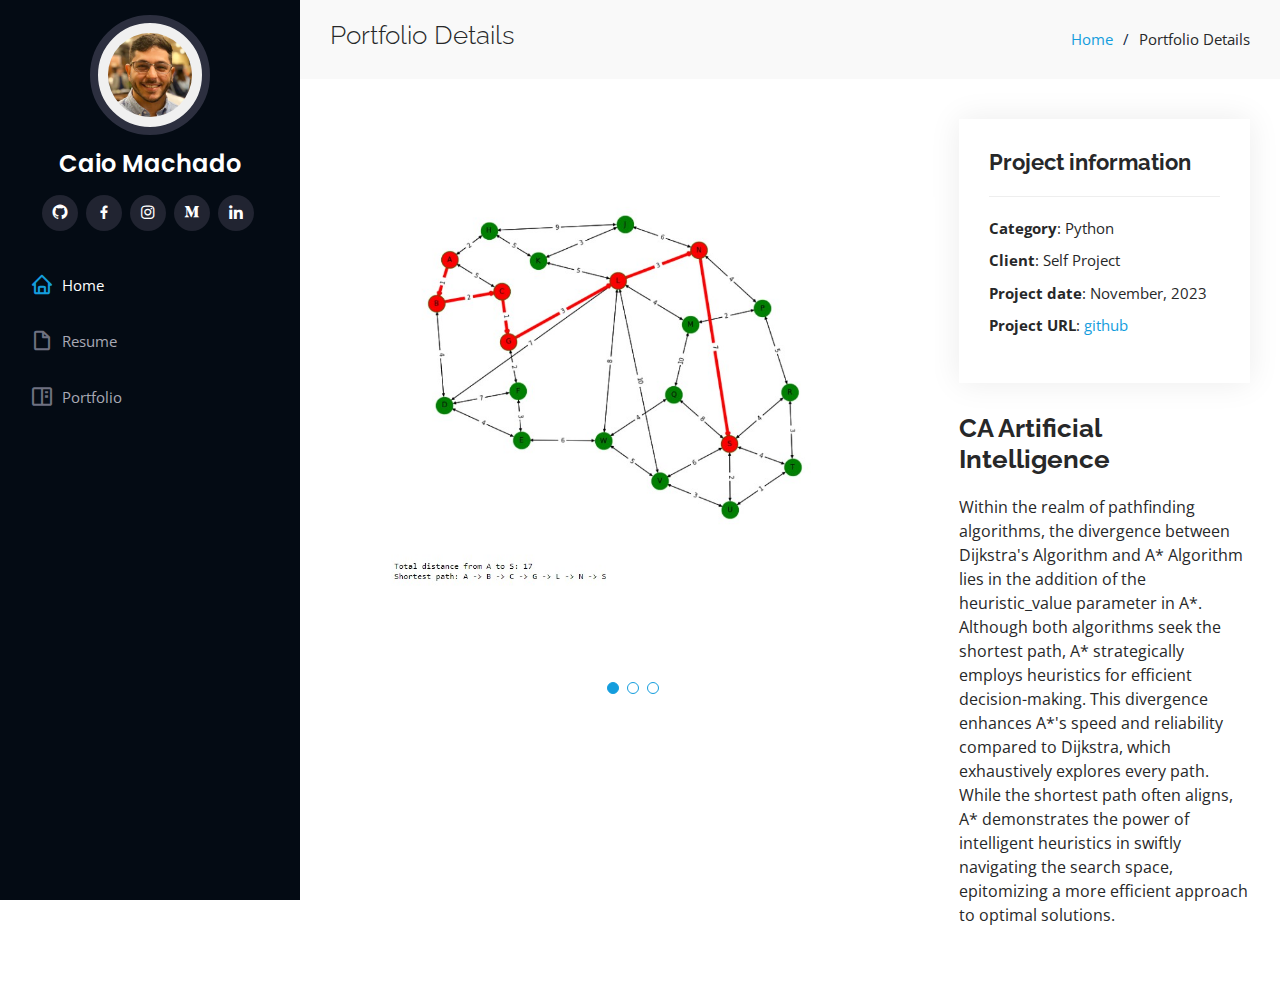
<file: income-prediction.html>
<!DOCTYPE html>
<html lang="en">

<head>
  <meta charset="utf-8">
  <meta content="width=device-width, initial-scale=1.0" name="viewport">

  <title>Portfolio Details - iPortfolio Bootstrap Template</title>
  <meta content="" name="description">
  <meta content="" name="keywords">

  <!-- Favicons -->
  <link href="assets/img/favicon.png" rel="icon">
  <link href="assets/img/apple-touch-icon.png" rel="apple-touch-icon">

  <!-- Google Fonts -->
  <link href="https://fonts.googleapis.com/css?family=Open+Sans:300,300i,400,400i,600,600i,700,700i|Raleway:300,300i,400,400i,500,500i,600,600i,700,700i|Poppins:300,300i,400,400i,500,500i,600,600i,700,700i" rel="stylesheet">

  <!-- Vendor CSS Files -->
  <link href="assets/vendor/aos/aos.css" rel="stylesheet">
  <link href="assets/vendor/bootstrap/css/bootstrap.min.css" rel="stylesheet">
  <link href="assets/vendor/bootstrap-icons/bootstrap-icons.css" rel="stylesheet">
  <link href="assets/vendor/boxicons/css/boxicons.min.css" rel="stylesheet">
  <link href="assets/vendor/glightbox/css/glightbox.min.css" rel="stylesheet">
  <link href="assets/vendor/swiper/swiper-bundle.min.css" rel="stylesheet">

  <!-- Template Main CSS File -->
  <link href="assets/css/style.css" rel="stylesheet">

  <!-- =======================================================
  * Template Name: iPortfolio
  * Updated: Nov 17 2023 with Bootstrap v5.3.2
  * Template URL: https://bootstrapmade.com/iportfolio-bootstrap-portfolio-websites-template/
  * Author: BootstrapMade.com
  * License: https://bootstrapmade.com/license/
  ======================================================== -->
</head>

<body>

  <!-- ======= Mobile nav toggle button ======= -->
  <i class="bi bi-list mobile-nav-toggle d-xl-none"></i>

  <!-- ======= Header ======= -->
  <header id="header">
    <div class="d-flex flex-column">

      <div class="profile">
        <img src="assets/img/profile.jfif" alt="" class="img-fluid rounded-circle">
        <h1 class="text-light"><a href="index.html">Caio Machado</a></h1>
        <div class="social-links mt-3 text-center">
          <a href="https://github.com/caio-moliveira" class="github" target="_blank"><i class="bx bxl-github"></i></a>
          <a href="https://www.facebook.com/caiio.machadodeoliveira" class="facebook" target="_blank"><i class="bx bxl-facebook"></i></a>
          <a href="https://www.instagram.com/caiomachado7/" class="instagram" target="_blank"><i class="bx bxl-instagram"></i></a>
          <a href="https://medium.com/@moliveiracaio" class="medium" target="_blank"><i class="bx bxl-medium"></i></a>
          <a href="https://www.linkedin.com/in/caiomoliveira/" class="linkedin" target="_blank"><i class="bx bxl-linkedin"></i></a>
        </div>
      </div>

      <nav id="navbar" class="nav-menu navbar">
        <ul>
          <li><a href="index.html#hero" class="nav-link scrollto active"><i class="bx bx-home"></i> <span>Home</span></a></li>
          <li><a href="index.html#resume" class="nav-link scrollto"><i class="bx bx-file-blank"></i> <span>Resume</span></a></li>
          <li><a href="index.html#portfolio" class="nav-link scrollto"><i class="bx bx-book-content"></i> <span>Portfolio</span></a></li>
        </ul>
      </nav><!-- .nav-menu -->
    </div>
  </header><!-- End Header -->

  <main id="main">

    <!-- ======= Breadcrumbs ======= -->
    <section id="breadcrumbs" class="breadcrumbs">
      <div class="container">

        <div class="d-flex justify-content-between align-items-center">
          <h2>Portfolio Details</h2>
          <ol>
            <li><a href="index.html">Home</a></li>
            <li>Portfolio Details</li>
          </ol>
        </div>

      </div>
    </section><!-- End Breadcrumbs -->

    <!-- ======= Portfolio Details Section ======= -->
    <section id="portfolio-details" class="portfolio-details">
      <div class="container">

        <div class="row gy-4">

          <div class="col-lg-8">
            <div class="portfolio-details-slider swiper">
              <div class="swiper-wrapper align-items-center">

                <div class="swiper-slide">
                  <img src="assets/img/portfolio/portfolio-details-py-1.jpg" alt="">
                </div>

                <div class="swiper-slide">
                  <img src="assets/img/portfolio/portfolio-details-py-2.jpg" alt="">
                </div>

                <div class="swiper-slide">
                  <img src="assets/img/portfolio/portfolio-details-py-3.jpg" alt="">
                </div>

              </div>
              <div class="swiper-pagination"></div>
            </div>
          </div>

          <div class="col-lg-4">
            <div class="portfolio-info">
              <h3>Project information</h3>
              <ul>
                <li><strong>Category</strong>: Python</li>
                <li><strong>Client</strong>: Self Project</li>
                <li><strong>Project date</strong>: November, 2023</li>
                <li><strong>Project URL</strong>: <a href="https://github.com/caio-moliveira/CA1-AI" target="_blank">github</a></li>
              </ul>
            </div>
            <div class="portfolio-description">
              <h2>CA Artificial Intelligence</h2>
              <p>
                Within the realm of pathfinding algorithms, the divergence between Dijkstra's Algorithm and A* Algorithm lies in the addition of the heuristic_value parameter in A*. Although both algorithms seek the shortest path, A* strategically employs heuristics for efficient decision-making. This divergence enhances A*'s speed and reliability compared to Dijkstra, which exhaustively explores every path. While the shortest path often aligns, A* demonstrates the power of intelligent heuristics in swiftly navigating the search space, epitomizing a more efficient approach to optimal solutions.
              </p>
            </div>
          </div>

        </div>

      </div>
    </section><!-- End Portfolio Details Section -->

  </main><!-- End #main -->



  <a href="#" class="back-to-top d-flex align-items-center justify-content-center"><i class="bi bi-arrow-up-short"></i></a>

  <!-- Vendor JS Files -->
  <script src="assets/vendor/purecounter/purecounter_vanilla.js"></script>
  <script src="assets/vendor/aos/aos.js"></script>
  <script src="assets/vendor/bootstrap/js/bootstrap.bundle.min.js"></script>
  <script src="assets/vendor/glightbox/js/glightbox.min.js"></script>
  <script src="assets/vendor/isotope-layout/isotope.pkgd.min.js"></script>
  <script src="assets/vendor/swiper/swiper-bundle.min.js"></script>
  <script src="assets/vendor/typed.js/typed.umd.js"></script>
  <script src="assets/vendor/waypoints/noframework.waypoints.js"></script>
  <script src="assets/vendor/php-email-form/validate.js"></script>

  <!-- Template Main JS File -->
  <script src="assets/js/main.js"></script>

</body>

</html>
</file>
<file: assets/css/style.css>
/**
* Template Name: iPortfolio
* Updated: Nov 17 2023 with Bootstrap v5.3.2
* Template URL: https://bootstrapmade.com/iportfolio-bootstrap-portfolio-websites-template/
* Author: BootstrapMade.com
* License: https://bootstrapmade.com/license/
*/

/*--------------------------------------------------------------
# General
--------------------------------------------------------------*/
body {
  font-family: "Open Sans", sans-serif;
  color: #272829;
}

a {
  color: #149ddd;
  text-decoration: none;
}

a:hover {
  color: #37b3ed;
  text-decoration: none;
}

h1,
h2,
h3,
h4,
h5,
h6 {
  font-family: "Raleway", sans-serif;
}

/*--------------------------------------------------------------
# Back to top button
--------------------------------------------------------------*/
.back-to-top {
  position: fixed;
  visibility: hidden;
  opacity: 0;
  right: 15px;
  bottom: 15px;
  z-index: 996;
  background: #149ddd;
  width: 40px;
  height: 40px;
  border-radius: 50px;
  transition: all 0.4s;
}

.back-to-top i {
  font-size: 28px;
  color: #fff;
  line-height: 0;
}

.back-to-top:hover {
  background: #2eafec;
  color: #fff;
}

.back-to-top.active {
  visibility: visible;
  opacity: 1;
}

/*--------------------------------------------------------------
# Header
--------------------------------------------------------------*/
#header {
  position: fixed;
  top: 0;
  left: 0;
  bottom: 0;
  width: 300px;
  transition: all ease-in-out 0.5s;
  z-index: 9997;
  transition: all 0.5s;
  padding: 0 15px;
  background: #040b14;
  overflow-y: auto;
}

#header .profile img {
  margin: 15px auto;
  display: block;
  width: 120px;
  border: 8px solid #2c2f3f;
}

#header .profile h1 {
  font-size: 24px;
  margin: 0;
  padding: 0;
  font-weight: 600;
  -moz-text-align-last: center;
  text-align-last: center;
  font-family: "Poppins", sans-serif;
}

#header .profile h1 a,
#header .profile h1 a:hover {
  color: #fff;
  text-decoration: none;
}

#header .profile .social-links a {
  font-size: 18px;
  display: inline-block;
  background: #212431;
  color: #fff;
  line-height: 1;
  padding: 8px 0;
  margin-right: 4px;
  border-radius: 50%;
  text-align: center;
  width: 36px;
  height: 36px;
  transition: 0.3s;
}

#header .profile .social-links a:hover {
  background: #149ddd;
  color: #fff;
  text-decoration: none;
}

#main {
  margin-left: 300px;
}

.container,
.container-fluid {
  padding-left: 30px;
  padding-right: 30px;
}

@media (max-width: 1199px) {
  #header {
    left: -300px;
  }

  #main {
    margin-left: 0;
  }

  .container,
  .container-fluid {
    padding-left: 12px;
    padding-right: 12px;
  }
}

/*--------------------------------------------------------------
# Navigation Menu
--------------------------------------------------------------*/
/* Desktop Navigation */
.nav-menu {
  padding: 30px 0 0 0;
}

.nav-menu * {
  margin: 0;
  padding: 0;
  list-style: none;
}

.nav-menu>ul>li {
  position: relative;
  white-space: nowrap;
}

.nav-menu a,
.nav-menu a:focus {
  display: flex;
  align-items: center;
  color: #a8a9b4;
  padding: 12px 15px;
  margin-bottom: 8px;
  transition: 0.3s;
  font-size: 15px;
}

.nav-menu a i,
.nav-menu a:focus i {
  font-size: 24px;
  padding-right: 8px;
  color: #6f7180;
}

.nav-menu a:hover,
.nav-menu .active,
.nav-menu .active:focus,
.nav-menu li:hover>a {
  text-decoration: none;
  color: #fff;
}

.nav-menu a:hover i,
.nav-menu .active i,
.nav-menu .active:focus i,
.nav-menu li:hover>a i {
  color: #149ddd;
}

/* Mobile Navigation */
.mobile-nav-toggle {
  position: fixed;
  right: 15px;
  top: 15px;
  z-index: 9998;
  border: 0;
  font-size: 24px;
  transition: all 0.4s;
  outline: none !important;
  background-color: #149ddd;
  color: #fff;
  width: 40px;
  height: 40px;
  display: inline-flex;
  align-items: center;
  justify-content: center;
  line-height: 0;
  border-radius: 50px;
  cursor: pointer;
}

.mobile-nav-active {
  overflow: hidden;
}

.mobile-nav-active #header {
  left: 0;
}

/*--------------------------------------------------------------
# Hero Section
--------------------------------------------------------------*/
#hero {
  width: 100%;
  height: 100vh;
  background: url("../img/hero-bg.jpg") top center;
  background-size: cover;
}

#hero:before {
  content: "";
  background: rgba(5, 13, 24, 0.3);
  position: absolute;
  bottom: 0;
  top: 0;
  left: 0;
  right: 0;
  z-index: 1;
}

#hero .hero-container {
  position: relative;
  z-index: 2;
  min-width: 300px;
}

#hero h1 {
  margin: 0 0 10px 0;
  font-size: 64px;
  font-weight: 700;
  line-height: 56px;
  color: #fff;
}

#hero p {
  color: #fff;
  margin-bottom: 50px;
  font-size: 26px;
  font-family: "Poppins", sans-serif;
}

#hero p span {
  color: #fff;
  padding-bottom: 4px;
  letter-spacing: 1px;
  border-bottom: 3px solid #149ddd;
}

@media (min-width: 1024px) {
  #hero {
    background-attachment: fixed;
  }
}

@media (max-width: 768px) {
  #hero h1 {
    font-size: 28px;
    line-height: 36px;
  }

  #hero h2 {
    font-size: 18px;
    line-height: 24px;
    margin-bottom: 30px;
  }
}

/*--------------------------------------------------------------
# Sections General
--------------------------------------------------------------*/
section {
  padding: 60px 0;
  overflow: hidden;
}

.section-bg {
  background: #f5f8fd;
}

.section-title {
  padding-bottom: 30px;
}

.section-title h2 {
  font-size: 32px;
  font-weight: bold;
  margin-bottom: 20px;
  padding-bottom: 20px;
  position: relative;
  color: #173b6c;
}

.section-title h2::after {
  content: "";
  position: absolute;
  display: block;
  width: 50px;
  height: 3px;
  background: #149ddd;
  bottom: 0;
  left: 0;
}

.section-title p {
  margin-bottom: 0;
}

/*--------------------------------------------------------------
# About
--------------------------------------------------------------*/
.about .content h3 {
  font-weight: 700;
  font-size: 26px;
  color: #173b6c;
}

.about .content ul {
  list-style: none;
  padding: 0;
}

.about .content ul li {
  margin-bottom: 20px;
  display: flex;
  align-items: center;
}

.about .content ul strong {
  margin-right: 10px;
}

.about .content ul i {
  font-size: 16px;
  margin-right: 5px;
  color: #149ddd;
  line-height: 0;
}

.about .content p:last-child {
  margin-bottom: 0;
}

/*--------------------------------------------------------------
# Facts
--------------------------------------------------------------*/
.facts {
  padding-bottom: 30px;
}

.facts .count-box {
  padding: 30px;
  width: 100%;
}

.facts .count-box i {
  display: block;
  font-size: 44px;
  color: #149ddd;
  float: left;
  line-height: 0;
}

.facts .count-box span {
  font-size: 48px;
  line-height: 40px;
  display: block;
  font-weight: 700;
  color: #050d18;
  margin-left: 60px;
}

.facts .count-box p {
  padding: 15px 0 0 0;
  margin: 0 0 0 60px;
  font-family: "Raleway", sans-serif;
  font-size: 14px;
  color: #122f57;
}

.facts .count-box a {
  font-weight: 600;
  display: block;
  margin-top: 20px;
  color: #122f57;
  font-size: 15px;
  font-family: "Poppins", sans-serif;
  transition: ease-in-out 0.3s;
}

.facts .count-box a:hover {
  color: #1f5297;
}

/*--------------------------------------------------------------
# Akills
--------------------------------------------------------------*/
.skills .progress {
  height: 60px;
  display: block;
  background: none;
  border-radius: 0;
}

.skills .progress .skill {
  padding: 0;
  margin: 0 0 6px 0;
  text-transform: uppercase;
  display: block;
  font-weight: 600;
  font-family: "Poppins", sans-serif;
  color: #050d18;
}

.skills .progress .skill .val {
  float: right;
  font-style: normal;
}

.skills .progress-bar-wrap {
  background: #dce8f8;
  height: 10px;
}

.skills .progress-bar {
  width: 1px;
  height: 10px;
  transition: 0.9s;
  background-color: #149ddd;
}

/*--------------------------------------------------------------
# Resume
--------------------------------------------------------------*/
.resume .resume-title {
  font-size: 26px;
  font-weight: 700;
  margin-top: 20px;
  margin-bottom: 20px;
  color: #050d18;
}


.resume .resume-item h4 {
  line-height: 18px;
  font-size: 18px;
  font-weight: 600;
  text-transform: uppercase;
  font-family: "Poppins", sans-serif;
  color: #050d18;
  margin-bottom: 10px;
}

.resume .resume-item h5 {
  font-size: 16px;
  background: #e4edf9;
  padding: 5px 15px;
  display: inline-block;
  font-weight: 600;
  margin-bottom: 10px;
}

.resume .resume-item ul {
  padding-left: 20px;
}

.resume .resume-item p {
  padding-left: 20px;
  padding-top: 20px;
  font-family: "Poppins", sans-serif;
}

.resume .resume-item ul li {
  padding-bottom: 10px;
}

.resume .resume-item:last-child {
  padding-bottom: 0;
}

.resume .resume-item::before {
  content: "";
  position: absolute;
  width: 16px;
  height: 16px;
  border-radius: 50px;
  left: -9px;
  top: 0;
  background: #fff;
  border: 2px solid #1f5297;
}
.img-fluid {
  max-width: 150px; /* Fixed size for the icon */
  height: auto;
  display: block;
  margin-left: auto;
  margin-right: auto;
  padding: 10px; /* Optional: Add some padding */
  border-radius: 50%; /* Optional: Make it rounded */
  background-color: #f0f0f0; /* Optional: Add a background color */
}



/*--------------------------------------------------------------
# Portfolio
--------------------------------------------------------------*/
.portfolio .portfolio-item {
  margin-bottom: 30px;
}

.custom-img {
  max-width: 100%; /* Ensures the image does not exceed its container's width */
  height: auto; /* Allows the image to scale proportionally */
  display: block; /* Ensures proper rendering as a block element */
}


.portfolio #portfolio-flters {
  padding: 0;
  margin: 0 auto 35px auto;
  list-style: none;
  text-align: center;
  background: #fff;
  border-radius: 50px;
  padding: 2px 15px;
}

.portfolio #portfolio-flters li {
  cursor: pointer;
  display: inline-block;
  padding: 10px 15px 8px 15px;
  font-size: 14px;
  font-weight: 600;
  line-height: 1;
  color: #272829;
  margin-bottom: 5px;
  transition: all 0.3s ease-in-out;
}

.portfolio #portfolio-flters li:hover,
.portfolio #portfolio-flters li.filter-active {
  color: #149ddd;
}

.portfolio #portfolio-flters li:last-child {
  margin-right: 0;
}

.portfolio-wrap {
  position: relative;
  overflow: hidden;
  transition: 0.3s;
  z-index: 1;
}

.portfolio-link {
  display: block;
  position: relative;
  text-decoration: none;
}

.custom-img {
  display: block;
  width: 100%;
  height: auto;
}

.overlay {
  position: absolute;
  top: 0;
  left: 0;
  width: 100%;
  height: 100%;
  background: rgba(0, 0, 0, 0.5);
  opacity: 0;
  transition: opacity 0.5s ease;
  display: flex;
  align-items: center;
  justify-content: center;
  z-index: 3; /* Ensure it is above the ::before pseudo-element */
}

.overlay .text {
  color: white;
  font-size: 15px;
  text-align: center;
}

.portfolio-link:hover .overlay {
  opacity: 1;
}

.portfolio .portfolio-wrap::before {
  content: "";
  background: rgba(255, 255, 255, 0.5);
  position: absolute;
  left: 0;
  right: 0;
  top: 0;
  bottom: 0;
  transition: all ease-in-out 0.3s;
  z-index: 2;
  opacity: 0;
}

.portfolio .portfolio-wrap:hover::before {
  opacity: 1;
}

.portfolio .portfolio-wrap:hover .portfolio-links {
  opacity: 1;
  bottom: 0;
}


/*--------------------------------------------------------------
# Portfolio Details
--------------------------------------------------------------*/
.portfolio-details {
  padding-top: 40px;
}

.portfolio-details .portfolio-details-slider img {
  width: 100%;
}

.portfolio-details .portfolio-details-slider .swiper-pagination {
  margin-top: 20px;
  position: relative;
}

.portfolio-details .portfolio-details-slider .swiper-pagination .swiper-pagination-bullet {
  width: 12px;
  height: 12px;
  background-color: #fff;
  opacity: 1;
  border: 1px solid #149ddd;
}

.portfolio-details .portfolio-details-slider .swiper-pagination .swiper-pagination-bullet-active {
  background-color: #149ddd;
}

.portfolio-details .portfolio-info {
  padding: 30px;
  box-shadow: 0px 0 30px rgba(5, 13, 24, 0.08);
}

.portfolio-details .portfolio-info h3 {
  font-size: 22px;
  font-weight: 700;
  margin-bottom: 20px;
  padding-bottom: 20px;
  border-bottom: 1px solid #eee;
}

.portfolio-details .portfolio-info ul {
  list-style: none;
  padding: 0;
  font-size: 15px;
}

.portfolio-details .portfolio-info ul li+li {
  margin-top: 10px;
}

.portfolio-details .portfolio-description {
  padding-top: 30px;
}

.portfolio-details .portfolio-description h2 {
  font-size: 26px;
  font-weight: 700;
  margin-bottom: 20px;
}

.portfolio-details .portfolio-description p {
  padding: 0;
}

/*--------------------------------------------------------------
# Services
--------------------------------------------------------------*/
.services .icon-box {
  margin-bottom: 20px;
}

.services .icon {
  float: left;
  display: flex;
  align-items: center;
  justify-content: center;
  width: 54px;
  height: 54px;
  background: #149ddd;
  border-radius: 50%;
  transition: 0.5s;
  border: 1px solid #149ddd;
}

.services .icon i {
  color: #fff;
  font-size: 24px;
  line-height: 0;
}

.services .icon-box:hover .icon {
  background: #fff;
}

.services .icon-box:hover .icon i {
  color: #149ddd;
}

.services .title {
  margin-left: 80px;
  font-weight: 700;
  margin-bottom: 15px;
  font-size: 18px;
}

.services .title a {
  color: #343a40;
}

.services .title a:hover {
  color: #149ddd;
}

.services .description {
  margin-left: 80px;
  line-height: 24px;
  font-size: 14px;
}

/*--------------------------------------------------------------
# Testimonials
--------------------------------------------------------------*/
.testimonials .testimonials-carousel,
.testimonials .testimonials-slider {
  overflow: hidden;
}

.testimonials .testimonial-item {
  box-sizing: content-box;
  text-align: center;
  min-height: 320px;
}

.testimonials .testimonial-item .testimonial-img {
  width: 90px;
  border-radius: 50%;
  margin: 0 auto;
}

.testimonials .testimonial-item h3 {
  font-size: 18px;
  font-weight: bold;
  margin: 10px 0 5px 0;
  color: #111;
}

.testimonials .testimonial-item h4 {
  font-size: 14px;
  color: #999;
  margin: 0;
}

.testimonials .testimonial-item .quote-icon-left,
.testimonials .testimonial-item .quote-icon-right {
  color: #c3e8fa;
  font-size: 26px;
}

.testimonials .testimonial-item .quote-icon-left {
  display: inline-block;
  left: -5px;
  position: relative;
}

.testimonials .testimonial-item .quote-icon-right {
  display: inline-block;
  right: -5px;
  position: relative;
  top: 10px;
}

.testimonials .testimonial-item p {
  font-style: italic;
  margin: 0 15px 15px 15px;
  padding: 20px;
  background: #fff;
  position: relative;
  margin-bottom: 35px;
  border-radius: 6px;
  box-shadow: 0px 2px 15px rgba(0, 0, 0, 0.1);
}

.testimonials .testimonial-item p::after {
  content: "";
  width: 0;
  height: 0;
  border-top: 20px solid #fff;
  border-right: 20px solid transparent;
  border-left: 20px solid transparent;
  position: absolute;
  bottom: -20px;
  left: calc(50% - 20px);
}

.testimonials .swiper-pagination {
  margin-top: 20px;
  position: relative;
}

.testimonials .swiper-pagination .swiper-pagination-bullet {
  width: 12px;
  height: 12px;
  background-color: #fff;
  opacity: 1;
  border: 1px solid #149ddd;
}

.testimonials .swiper-pagination .swiper-pagination-bullet-active {
  background-color: #149ddd;
}

/*--------------------------------------------------------------
# Contact
--------------------------------------------------------------*/
.contact {
  padding-bottom: 130px;
}

.contact .info {
  padding: 30px;
  background: #fff;
  width: 100%;
  box-shadow: 0 0 24px 0 rgba(0, 0, 0, 0.12);
}

.contact .info i {
  font-size: 20px;
  color: #149ddd;
  float: left;
  width: 44px;
  height: 44px;
  background: #dff3fc;
  display: flex;
  justify-content: center;
  align-items: center;
  border-radius: 50px;
  transition: all 0.3s ease-in-out;
}

.contact .info h4 {
  padding: 0 0 0 60px;
  font-size: 22px;
  font-weight: 600;
  margin-bottom: 5px;
  color: #050d18;
}

.contact .info p {
  padding: 0 0 10px 60px;
  margin-bottom: 20px;
  font-size: 14px;
  color: #173b6c;
}

.contact .info .email p {
  padding-top: 5px;
}

.contact .info .social-links {
  padding-left: 60px;
}

.contact .info .social-links a {
  font-size: 18px;
  display: inline-block;
  background: #333;
  color: #fff;
  line-height: 1;
  padding: 8px 0;
  border-radius: 50%;
  text-align: center;
  width: 36px;
  height: 36px;
  transition: 0.3s;
  margin-right: 10px;
}

.contact .info .social-links a:hover {
  background: #149ddd;
  color: #fff;
}

.contact .info .email:hover i,
.contact .info .address:hover i,
.contact .info .phone:hover i {
  background: #149ddd;
  color: #fff;
}

.contact .php-email-form {
  width: 100%;
  padding: 30px;
  background: #fff;
  box-shadow: 0 0 24px 0 rgba(0, 0, 0, 0.12);
}

.contact .php-email-form .form-group {
  padding-bottom: 8px;
}

.contact .php-email-form .validate {
  display: none;
  color: red;
  margin: 0 0 15px 0;
  font-weight: 400;
  font-size: 13px;
}

.contact .php-email-form .error-message {
  display: none;
  color: #fff;
  background: #ed3c0d;
  text-align: left;
  padding: 15px;
  font-weight: 600;
}

.contact .php-email-form .error-message br+br {
  margin-top: 25px;
}

.contact .php-email-form .sent-message {
  display: none;
  color: #fff;
  background: #18d26e;
  text-align: center;
  padding: 15px;
  font-weight: 600;
}

.contact .php-email-form .loading {
  display: none;
  background: #fff;
  text-align: center;
  padding: 15px;
}

.contact .php-email-form .loading:before {
  content: "";
  display: inline-block;
  border-radius: 50%;
  width: 24px;
  height: 24px;
  margin: 0 10px -6px 0;
  border: 3px solid #18d26e;
  border-top-color: #eee;
  animation: animate-loading 1s linear infinite;
}

.contact .php-email-form .form-group {
  margin-bottom: 15px;
}

.contact .php-email-form label {
  padding-bottom: 8px;
}

.contact .php-email-form input,
.contact .php-email-form textarea {
  border-radius: 0;
  box-shadow: none;
  font-size: 14px;
}

.contact .php-email-form input {
  height: 44px;
}

.contact .php-email-form textarea {
  padding: 10px 15px;
}

.contact .php-email-form button[type=submit] {
  background: #149ddd;
  border: 0;
  padding: 10px 24px;
  color: #fff;
  transition: 0.4s;
  border-radius: 4px;
}

.contact .php-email-form button[type=submit]:hover {
  background: #37b3ed;
}

@keyframes animate-loading {
  0% {
    transform: rotate(0deg);
  }

  100% {
    transform: rotate(360deg);
  }
}

/*--------------------------------------------------------------
# Breadcrumbs
--------------------------------------------------------------*/
.breadcrumbs {
  padding: 20px 0;
  background: #f9f9f9;
}

.breadcrumbs h2 {
  font-size: 26px;
  font-weight: 300;
}

.breadcrumbs ol {
  display: flex;
  flex-wrap: wrap;
  list-style: none;
  padding: 0;
  margin: 0;
  font-size: 15px;
}

.breadcrumbs ol li+li {
  padding-left: 10px;
}

.breadcrumbs ol li+li::before {
  display: inline-block;
  padding-right: 10px;
  color: #0e2442;
  content: "/";
}

@media (max-width: 768px) {
  .breadcrumbs .d-flex {
    display: block !important;
  }

  .breadcrumbs ol {
    display: block;
  }

  .breadcrumbs ol li {
    display: inline-block;
  }
}

/*--------------------------------------------------------------
# Footer
--------------------------------------------------------------*/
#footer {
  padding: 15px;
  color: #f4f6fd;
  font-size: 14px;
  position: fixed;
  left: 0;
  bottom: 0;
  width: 300px;
  z-index: 9999;
  background: #040b14;
}

#footer .copyright {
  text-align: center;
}

#footer .credits {
  padding-top: 5px;
  text-align: center;
  font-size: 13px;
  color: #eaebf0;
}

@media (max-width: 1199px) {
  #footer {
    position: static;
    width: auto;
    padding-right: 20px 15px;
  }
}
</file>
